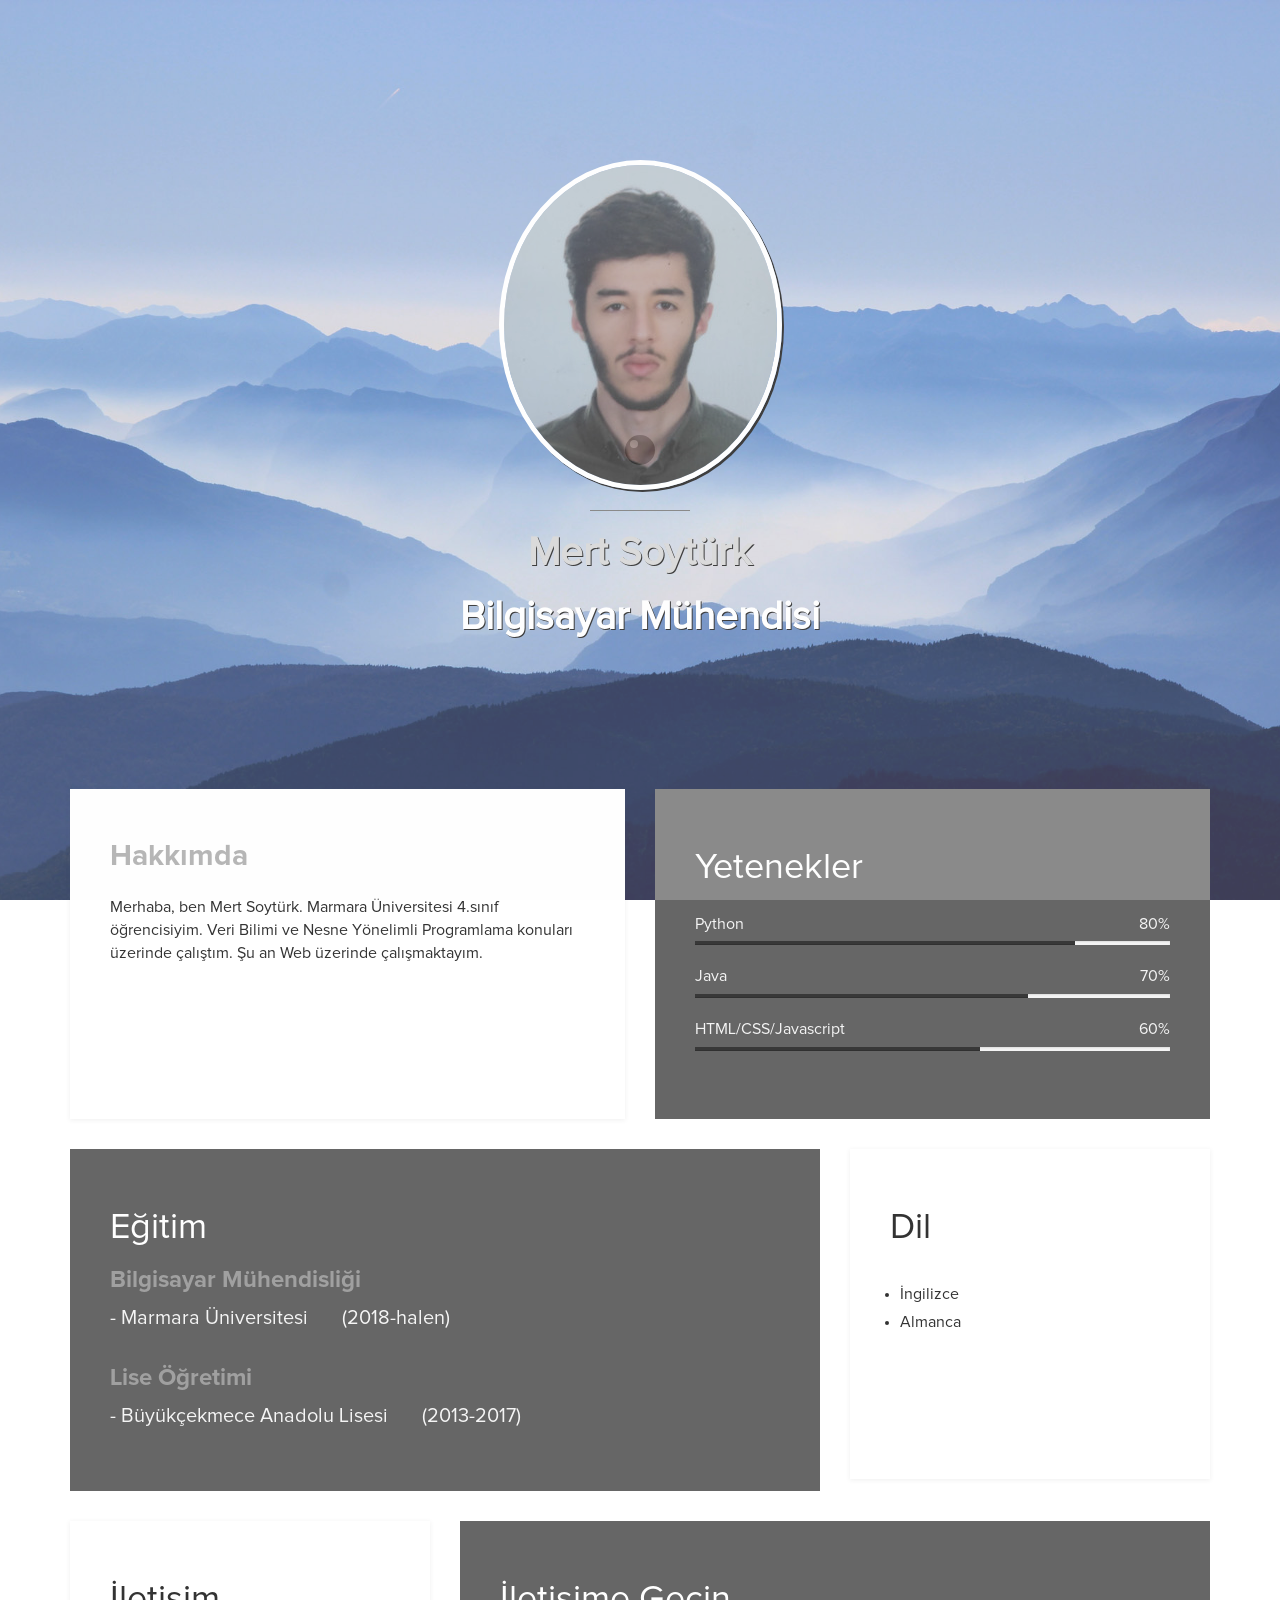
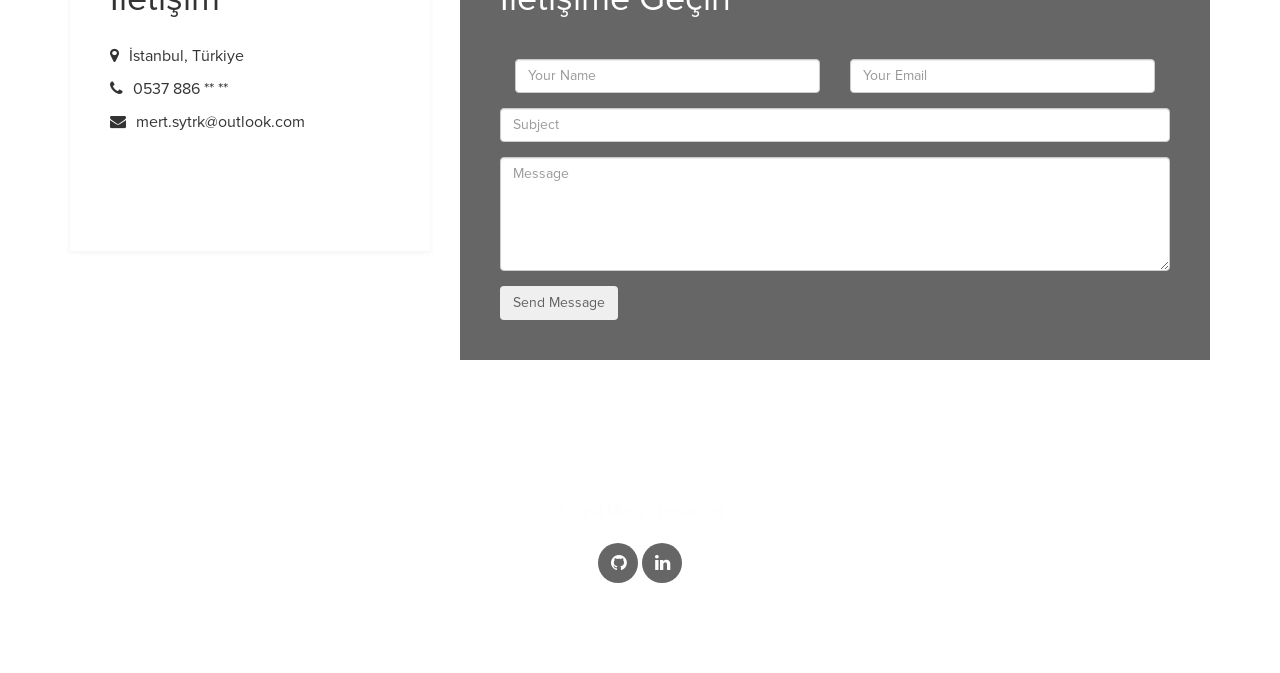
<file: index.html>
<!DOCTYPE html>
<html lang="tr">
  <head>
    <meta charset="utf-8" />
    <title>Mert Soytürk Cv</title>
    <meta http-equiv="X-UA-Compatible" content="IE=Edge" />
    <meta name="viewport" content="width=device-width, initial-scale=1" />
    <meta name="keywords" content="" />
    <meta name="description" content="" />
   
    <link rel="stylesheet" href="css/bootstrap.min.css" />
    <link rel="stylesheet" href="css/font-awesome.min.css" />
    <link rel="stylesheet" href="css/style.css" />
  </head>

  <body data-spy="scroll" data-target=".navbar-collapse">
    <!-- preloader section -->
    <div class="preloader">
      <div class="sk-spinner sk-spinner-wordpress">
        <span class="sk-inner-circle"></span>
      </div>
    </div>

    <!-- header section -->
    <header>
      <div class="container">
        <div class="row">
          <div class="col-md-12 col-sm-12">
            <img
              src="images/tm-easy-profile.jpg"
              class="img-responsive img-circle tm-border"
              alt="ptofil foto"
            />
            <hr />
            <h1 class="tm-title bold shadow">Mert Soytürk</h1>
            <h1 class="white bold shadow">Bilgisayar Mühendisi</h1>
          </div>
        </div>
      </div>
    </header>

    <!-- about and skills section -->
    <section class="container">
      <div class="row">
        <div class="col-md-6 col-sm-12">
          <div class="about">
            <h3 class="accent">Hakkımda</h3>
            <br />
            <p>
              Merhaba, ben Mert Soytürk. Marmara Üniversitesi 4.sınıf
              öğrencisiyim. Veri Bilimi ve Nesne Yönelimli Programlama konuları
              üzerinde çalıştım. Şu an Web üzerinde çalışmaktayım.
            </p>
          </div>
        </div>
        <div class="col-md-6 col-sm-12">
          <div class="skills">
            <h2 class="white">Yetenekler</h2>
            <strong>Python</strong>
            <span class="pull-right">80%</span>
            <div class="progress">
              <div
                class="progress-bar progress-bar-primary"
                role="progressbar"
                aria-valuenow="80"
                aria-valuemin="0"
                aria-valuemax="100"
                style="width: 80%"
              ></div>
            </div>
            <strong>Java</strong>
            <span class="pull-right">70%</span>
            <div class="progress">
              <div
                class="progress-bar progress-bar-primary"
                role="progressbar"
                aria-valuenow="70"
                aria-valuemin="0"
                aria-valuemax="100"
                style="width: 70%"
              ></div>
            </div>
            <strong>HTML/CSS/Javascript</strong>
            <span class="pull-right">60%</span>
            <div class="progress">
              <div
                class="progress-bar progress-bar-primary"
                role="progressbar"
                aria-valuenow="60"
                aria-valuemin="0"
                aria-valuemax="100"
                style="width: 60%"
              ></div>
            </div>
          </div>
        </div>
      </div>
    </section>

    <!-- education and languages -->
    <section class="container">
      <div class="row">
        <div class="col-md-8 col-sm-12">
          <div class="education">
            <h2 class="white">Eğitim</h2>
            <div class="education-content">
              <h4 class="education-title accent">Bilgisayar Mühendisliği</h4>
              <div class="education-school">
                <h5>- Marmara Üniversitesi</h5>
                <span></span>
                <h5>(2018-halen)</h5>
              </div>
              <br />
              <h4 class="education-title accent">Lise Öğretimi</h4>
              <div class="education-school">
                <h5>- Büyükçekmece Anadolu Lisesi</h5>
                <span></span>
                <h5>(2013-2017)</h5>
              </div>
            </div>
          </div>
        </div>
        <div class="col-md-4 col-sm-12">
          <div class="languages">
            <h2>Dil</h2>
            <ul>
              <li>İngilizce</li>
              <li>Almanca</li>
            </ul>
          </div>
        </div>
      </div>
    </section>

    <!-- contact and experience -->
    <section class="container">
      <div class="row">
        <div class="col-md-4 col-sm-12">
          <div class="contact">
            <h2>İletişim</h2>
            <p><i class="fa fa-map-marker"></i> İstanbul, Türkiye</p>
            <p><i class="fa fa-phone"></i> 0537 886 ** **</p>
            <p><i class="fa fa-envelope"></i> mert.sytrk@outlook.com</p>
          </div>
        </div>
        <div class="col-md-8 col-sm-12">
          <div class="experience">
            <h2 class="white">İletişime Geçin</h2>
            <div class="experience-content">
            </div>
            <div class="form">
              <form>
                  <div class="form-row">
                      <div class="form-group col-md-6">
                          <input type="text" class="form-control" placeholder="Your Name" />
                      </div>
                      <div class="form-group col-md-6">
                          <input type="email" class="form-control" placeholder="Your Email" />
                      </div>
                  </div>
                  <div class="form-group">
                      <input type="text" class="form-control" placeholder="Subject" />
                  </div>
                  <div class="form-group">
                      <textarea class="form-control" rows="5" placeholder="Message"></textarea>
                  </div>
                  <div><button class="btn" type="submit">Send Message</button></div>
              </form>
          </div>

      </div>
    </section>

    <!-- footer section -->
    <footer>
      <div class="container">
        <div class="row">
          <div class="col-md-12 col-sm-12">
            <p>Sosyal Medya Hesabları</p>
            <ul class="social-icons">
              <li>
                <a
                  href="https://github.com/mertsoyturk"
                  class="fa fa-github"
                  target="_blank"
                  rel="noopener noreferrer"
                ></a>
              </li>
              <li>
                <a
                  href="https://www.linkedin.com/in/mert-soyt%C3%BCrk-709186215/"
                  class="fa fa-linkedin"
                  target="_blank"
                  rel="noopener noreferrer"
                ></a>
              </li>
            </ul>
          </div>
        </div>
      </div>
    </footer>

    <!-- javascript js -->
    <script src="js/jquery.js"></script>
    <script src="js/bootstrap.min.js"></script>
    <script src="js/jquery.backstretch.min.js"></script>
    <script src="js/custom.js"></script>
    <script src="js/bttn.js"></script>
  </body>
</html>
</file>
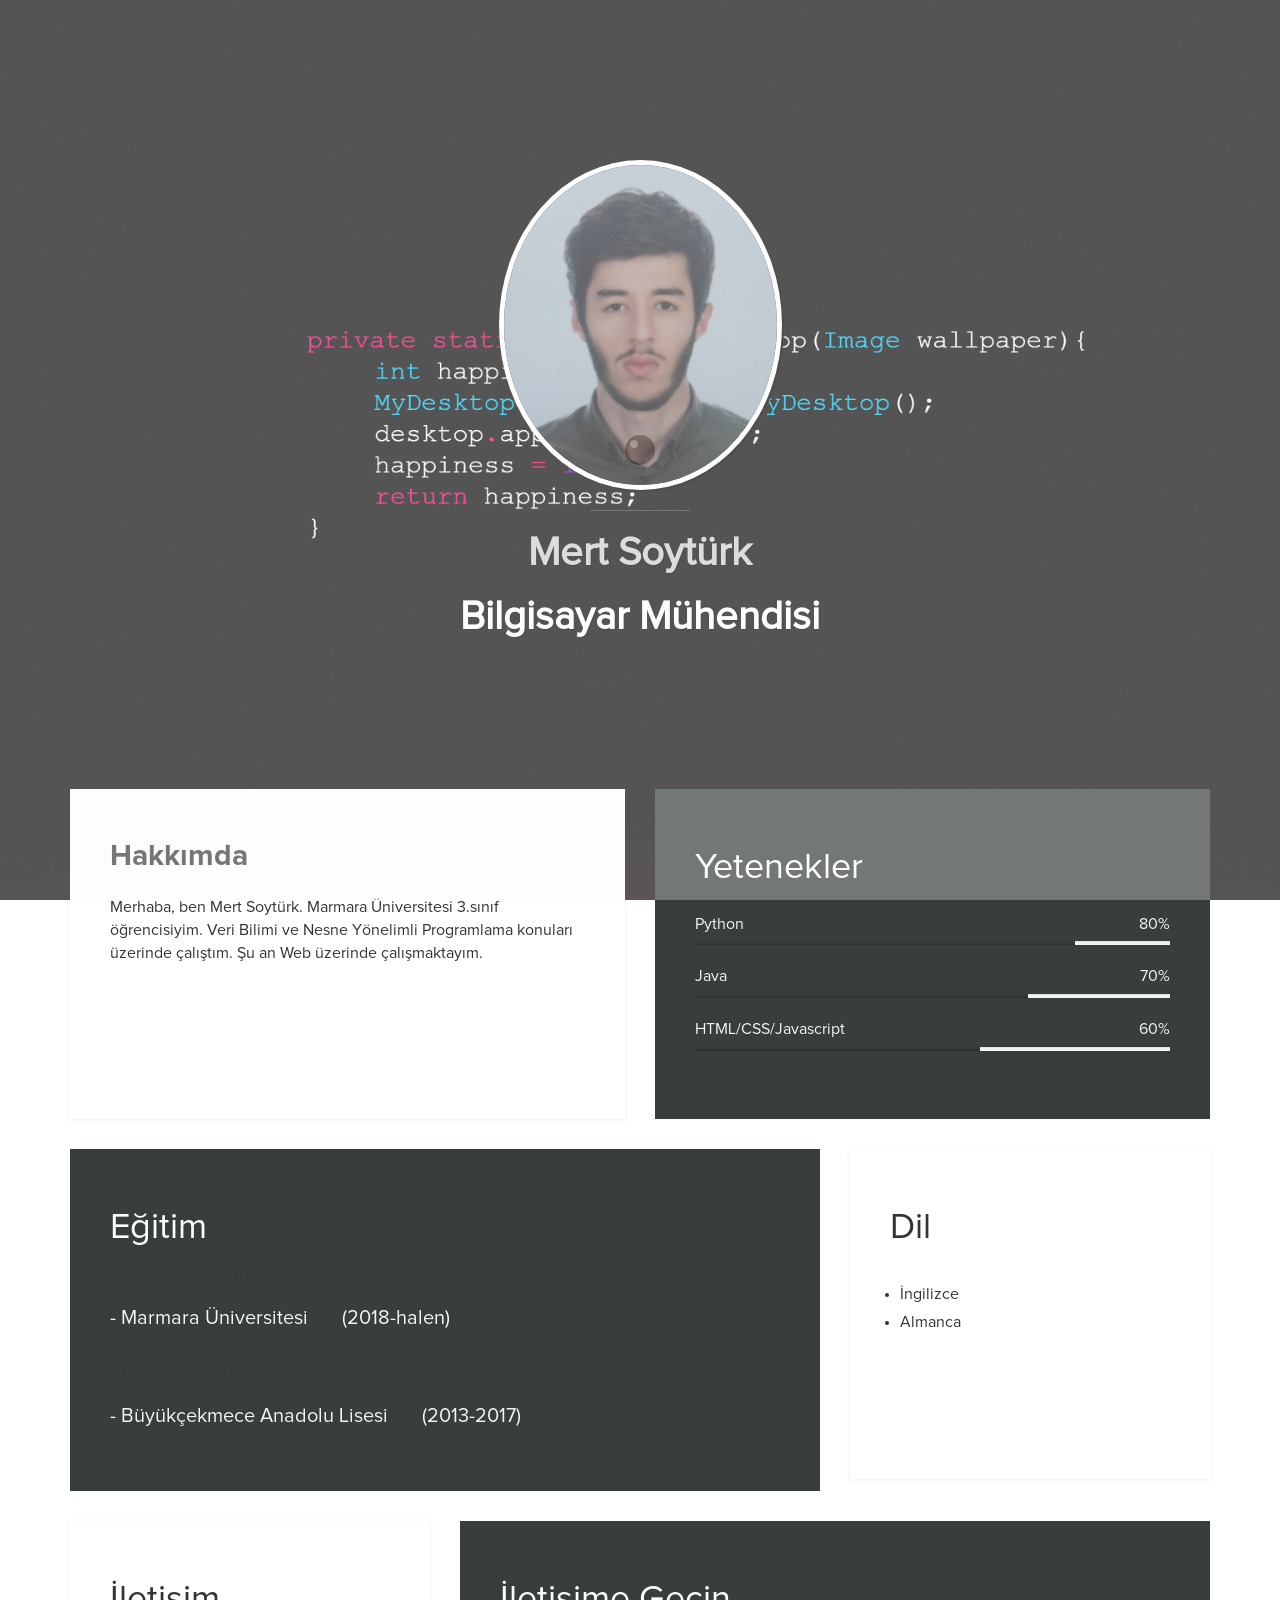
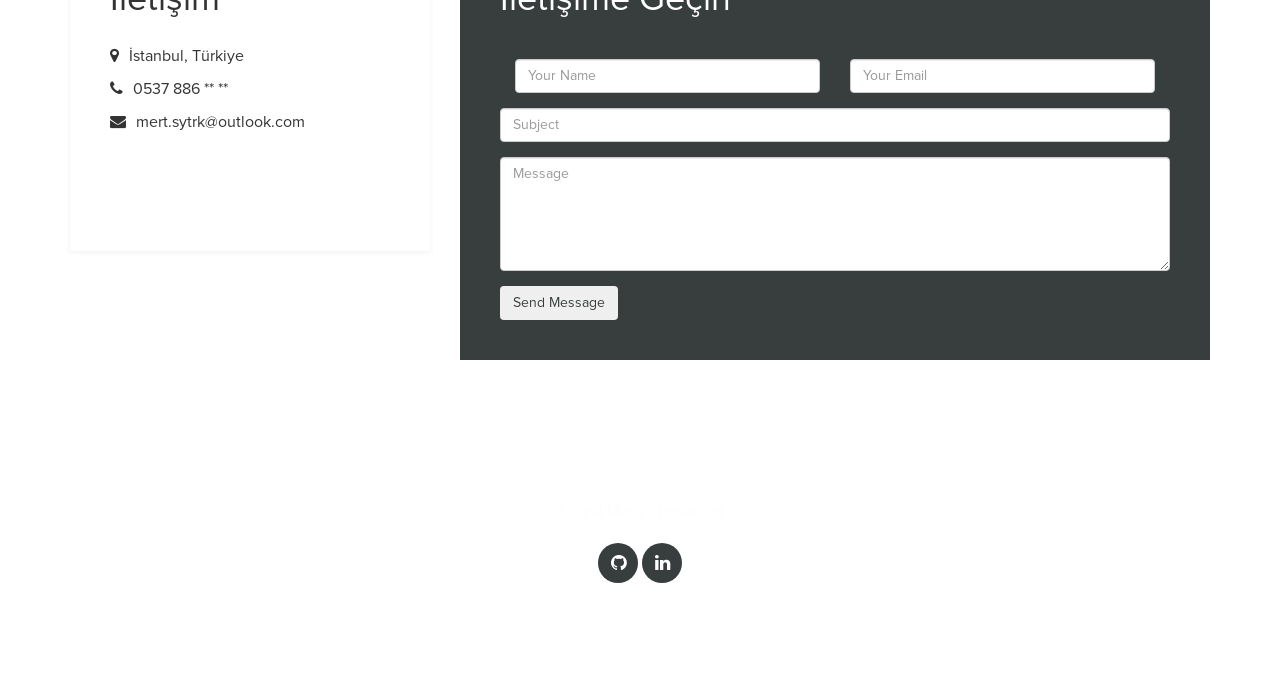
<file: .vscode/index.html>
<!DOCTYPE html>
<html lang="tr">
  <head>
    <meta charset="utf-8" />
    <title>Mert Soytürk Cv</title>
    <meta http-equiv="X-UA-Compatible" content="IE=Edge" />
    <meta name="viewport" content="width=device-width, initial-scale=1" />
    <meta name="keywords" content="" />
    <meta name="description" content="" />
    <!-- 
Easy Profile Template
http://www.templatemo.com/tm-467-easy-profile
-->
    <!-- stylesheet css -->
    <link rel="stylesheet" href="css/bootstrap.min.css" />
    <link rel="stylesheet" href="css/font-awesome.min.css" />
    <link rel="stylesheet" href="css/templatemo-gray.css" />
  </head>
  <body data-spy="scroll" data-target=".navbar-collapse">
    <!-- preloader section -->
    <div class="preloader">
      <div class="sk-spinner sk-spinner-wordpress">
        <span class="sk-inner-circle"></span>
      </div>
    </div>

    <!-- header section -->
    <header>
      <div class="container">
        <div class="row">
          <div class="col-md-12 col-sm-12">
            <img
              src="images/tm-easy-profile.jpg"
              class="img-responsive img-circle tm-border"
              alt="templatemo easy profile"
            />
            <hr />
            <h1 class="tm-title bold shadow">Mert Soytürk</h1>
            <h1 class="white bold shadow">Bilgisayar Mühendisi</h1>
          </div>
        </div>
      </div>
    </header>

    <!-- about and skills section -->
    <section class="container">
      <div class="row">
        <div class="col-md-6 col-sm-12">
          <div class="about">
            <h3 class="accent">Hakkımda</h3>
            <br />
            <p>
              Merhaba, ben Mert Soytürk. Marmara Üniversitesi 3.sınıf
              öğrencisiyim. Veri Bilimi ve Nesne Yönelimli Programlama konuları
              üzerinde çalıştım. Şu an Web üzerinde çalışmaktayım.
            </p>
          </div>
        </div>
        <div class="col-md-6 col-sm-12">
          <div class="skills">
            <h2 class="white">Yetenekler</h2>
            <strong>Python</strong>
            <span class="pull-right">80%</span>
            <div class="progress">
              <div
                class="progress-bar progress-bar-primary"
                role="progressbar"
                aria-valuenow="80"
                aria-valuemin="0"
                aria-valuemax="100"
                style="width: 80%"
              ></div>
            </div>
            <strong>Java</strong>
            <span class="pull-right">70%</span>
            <div class="progress">
              <div
                class="progress-bar progress-bar-primary"
                role="progressbar"
                aria-valuenow="70"
                aria-valuemin="0"
                aria-valuemax="100"
                style="width: 70%"
              ></div>
            </div>
            <strong>HTML/CSS/Javascript</strong>
            <span class="pull-right">60%</span>
            <div class="progress">
              <div
                class="progress-bar progress-bar-primary"
                role="progressbar"
                aria-valuenow="60"
                aria-valuemin="0"
                aria-valuemax="100"
                style="width: 60%"
              ></div>
            </div>
          </div>
        </div>
      </div>
    </section>

    <!-- education and languages -->
    <section class="container">
      <div class="row">
        <div class="col-md-8 col-sm-12">
          <div class="education">
            <h2 class="white">Eğitim</h2>
            <div class="education-content">
              <h4 class="education-title accent">Bilgisayar Mühendisliği</h4>
              <div class="education-school">
                <h5>- Marmara Üniversitesi</h5>
                <span></span>
                <h5>(2018-halen)</h5>
              </div>
              <br />
              <h4 class="education-title accent">Lise Öğretimi</h4>
              <div class="education-school">
                <h5>- Büyükçekmece Anadolu Lisesi</h5>
                <span></span>
                <h5>(2013-2017)</h5>
              </div>
            </div>
          </div>
        </div>
        <div class="col-md-4 col-sm-12">
          <div class="languages">
            <h2>Dil</h2>
            <ul>
              <li>İngilizce</li>
              <li>Almanca</li>
            </ul>
          </div>
        </div>
      </div>
    </section>

    <!-- contact and experience -->
    <section class="container">
      <div class="row">
        <div class="col-md-4 col-sm-12">
          <div class="contact">
            <h2>İletişim</h2>
            <p><i class="fa fa-map-marker"></i> İstanbul, Türkiye</p>
            <p><i class="fa fa-phone"></i> 0537 886 ** **</p>
            <p><i class="fa fa-envelope"></i> mert.sytrk@outlook.com</p>
          </div>
        </div>
        <div class="col-md-8 col-sm-12">
          <div class="experience">
            <h2 class="white">İletişime Geçin</h2>
            <div class="experience-content">
            </div>
            <div class="form">
              <form>
                  <div class="form-row">
                      <div class="form-group col-md-6">
                          <input type="text" class="form-control" placeholder="Your Name" />
                      </div>
                      <div class="form-group col-md-6">
                          <input type="email" class="form-control" placeholder="Your Email" />
                      </div>
                  </div>
                  <div class="form-group">
                      <input type="text" class="form-control" placeholder="Subject" />
                  </div>
                  <div class="form-group">
                      <textarea class="form-control" rows="5" placeholder="Message"></textarea>
                  </div>
                  <div><button class="btn" type="submit">Send Message</button></div>
              </form>
          </div>

      </div>
    </section>

    <!-- footer section -->
    <footer>
      <div class="container">
        <div class="row">
          <div class="col-md-12 col-sm-12">
            <p>Sosyal Medya Hesabları</p>
            <ul class="social-icons">
              <li>
                <a
                  href="https://github.com/mertsoyturk"
                  class="fa fa-github"
                  target="_blank"
                  rel="noopener noreferrer"
                ></a>
              </li>
              <li>
                <a
                  href="https://www.linkedin.com/in/mert-soyt%C3%BCrk-709186215/"
                  class="fa fa-linkedin"
                  target="_blank"
                  rel="noopener noreferrer"
                ></a>
              </li>
            </ul>
          </div>
        </div>
      </div>
    </footer>

    <!-- javascript js -->
    <script src="js/jquery.js"></script>
    <script src="js/bootstrap.min.js"></script>
    <script src="js/jquery.backstretch.min.js"></script>
    <script src="js/custom.js"></script>
    <script src="js/bttn.js"></script>
  </body>
</html>
</file>
<file: css/style.css>
html,
body {
  margin: 0;
  border: 0;
  padding: 0;
  font-size: 16px;
  font-family: "Proxima";
  overflow-x: hidden;
  position: relative;
  vertical-align: baseline;
}

html {
  -webkit-font-smoothing: antialiased;
}

h1 {
  font-size: 40px;
}
h2 {
  font-size: 36px;
}
h3 {
  font-size: 30px;
}
h4 {
  font-size: 24px;
}
h5 {
  font-size: 20px;
}
h6 {
  font-size: 18px;
}

h2 {
  padding-bottom: 14px;
}

.accent {
  font-family: "Proxima Bold";
  line-height: 14px;
  color: #a0a0a0;
}

.bold {
  font-weight: bold;
}

.tm-border {
  border: 5px solid #fff;
  box-shadow: 2px 2px #000;
}

.shadow {
  text-shadow: 1px 1px #000;
}

.tm-title {
  color: #cfcfcf;
}

.white {
  color: #fff;
}

.about,
.skills,
.education,
.languages,
.contact,
.experience {
  padding: 40px;
  min-height: 330px;
}

.education,
.languages,
.contact,
.experience {
  margin-top: 30px;
}

@font-face {
  font-family: "Proxima";
  src: url(../fonts/ProximaNova-Regular.otf);
}

@font-face {
  font-family: "Proxima Bold";
  src: url(../fonts/ProximaNova-Bold.otf);
}

/* preloader section */
.preloader {
  position: fixed;
  top: 0;
  left: 0;
  width: 100%;
  height: 100%;
  z-index: 99999;
  display: -webkit-flex;
  display: -ms-flexbox;
  display: flex;
  -webkit-flex-flow: row nowrap;
  -ms-flex-flow: row nowrap;
  flex-flow: row nowrap;
  -webkit-justify-content: center;
  -ms-flex-pack: center;
  justify-content: center;
  -webkit-align-items: center;
  -ms-flex-align: center;
  align-items: center;
  background: none repeat scroll 0 0 #fff;
  background: none repeat scroll 0 0 #f9f9f9;
}
.sk-spinner-wordpress.sk-spinner {
  background-color: #666666;
  width: 30px;
  height: 30px;
  border-radius: 30px;
  position: relative;
  -webkit-animation: sk-innerCircle 1s linear infinite;
  animation: sk-innerCircle 1s linear infinite;
}
.sk-spinner-wordpress .sk-inner-circle {
  display: block;
  background-color: #fff;
  width: 8px;
  height: 8px;
  position: absolute;
  border-radius: 8px;
  top: 5px;
  left: 5px;
}

@-webkit-keyframes sk-innerCircle {
  0% {
    -webkit-transform: rotate(0);
    transform: rotate(0);
  }

  100% {
    -webkit-transform: rotate(360deg);
    transform: rotate(360deg);
  }
}

@keyframes sk-innerCircle {
  0% {
    -webkit-transform: rotate(0);
    transform: rotate(0);
  }

  100% {
    -webkit-transform: rotate(360deg);
    transform: rotate(360deg);
  }
}

/* header section */
header {
  text-align: center;
  min-height: 400px;
  overflow: hidden;
  position: relative;
  padding-top: 160px;
  padding-bottom: 140px;
}
header img {
  display: inline-block !important;
}
header h2 {
  padding-top: 40px;
}
header hr {
  border-color: #666666;
  width: 100px;
}

/* about section */
.about {
  background: #fff;
  box-shadow: 0px 1px 5px rgba(50, 50, 50, 0.08);
}

/* skills section */
.skills {
  background: #666666;
  color: #f5f5f5;
}
.skills .progress {
  border-radius: 0px;
  height: 4px;
}
.skills .progress .progress-bar-primary {
  background: #383838;
}
.skills strong {
  display: inline-block;
  font-weight: normal;
  padding-bottom: 6px;
}

/* education section */
.education {
  background: #666666;
  color: #f5f5f5;
}
.education .education-content {
  padding-bottom: 14px;
}
.education h5 {
  display: inline-block;
}
.education span {
  padding-right: 10px;
  padding-left: 20px;
}

/* languages section */
.languages {
  background: #fff;
  box-shadow: 0px 1px 5px rgba(50, 50, 50, 0.08);
}
.languages ul {
  padding: 10px;
}
.languages ul li {
  padding-bottom: 6px;
}

/* contact section */
.contact {
  background: #fff;
  box-shadow: 0px 1px 5px rgba(50, 50, 50, 0.08);
}
.contact .fa {
  padding-right: 6px;
}

/* experience section */
.experience {
  background: #666666;
  color: #606060;
}
.experience .experience-content {
  padding-bottom: 14px;
}
.experience h5 {
  display: inline-block;
}
.experience span {
  padding-right: 10px;
  padding-left: 20px;
}

/* footer section */
footer {
  color: #fdfdfd;
  text-align: center;
  padding-top: 140px;
  padding-bottom: 100px;
}

/* social icon section */
.social-icons {
  padding: 0;
  margin: 0;
}
.social-icons li {
  display: inline-block;
  list-style: none;
}
.social-icons li a {
  background: #666666;
  border-radius: 50%;
  color: #fff;
  text-decoration: none;
  font-size: 18px;
  width: 40px;
  height: 40px;
  line-height: 40px;
  text-align: center;
  transition: all 0.4s ease-in;
  position: relative;
  bottom: 10px;
  top: 10px;
}
.social-icons li a:hover {
  background: #202020;
  color: #fff;
}

@media (max-width: 980px) {
  .skills {
    margin-top: 30px;
  }
}

@media (max-width: 360px) {
  header h1 {
    font-size: 30px;
  }
  .about h2 {
    font-size: 24px;
  }
  .education h4,
  .experience h4 {
    font-size: 20px;
  }
}
.contact .form {
  position: relative;
  width: 100%;
  margin-bottom: 30px;
}

.contact .form .form-control {
  border-radius: 0;
}

.contact .form .form-control:focus {
  box-shadow: none;
  border-color: #ff6f61;
}

.contact .form .btn {
  color: #222222;
  background: #030303;
  border-radius: 0;
  transition: all 0.3s;
}

.contact .form .btn:hover {
  color: #ff6f61;
  background: #222222;
}
</file>
<file: .vscode/css/templatemo-gray.css>
/*

Easy Profile Template
http://www.templatemo.com/tm-467-easy-profile

*/

html,
body {
  margin: 0;
  border: 0;
  padding: 0;
  font-size: 16px;
  font-family: "Proxima";
  overflow-x: hidden;
  position: relative;
  vertical-align: baseline;
}

html {
  -webkit-font-smoothing: antialiased;
}

h1 {
  font-size: 40px;
}
h2 {
  font-size: 36px;
}
h3 {
  font-size: 30px;
}
h4 {
  font-size: 24px;
}
h5 {
  font-size: 20px;
}
h6 {
  font-size: 18px;
}

h2 {
  padding-bottom: 14px;
}

.accent {
  font-family: "Proxima Bold";
  line-height: 14px;
  color: #383d3e;
}

.bold {
  font-weight: bold;
}

.tm-border {
  border: 5px solid #fff;
  box-shadow: 2px 2px #000;
}

.shadow {
  text-shadow: 1px 1px #000;
}

.tm-title {
  color: #cfcfcf;
}

.white {
  color: #fff;
}

.about,
.skills,
.education,
.languages,
.contact,
.experience {
  padding: 40px;
  min-height: 330px;
}

.education,
.languages,
.contact,
.experience {
  margin-top: 30px;
}

@font-face {
  font-family: "Proxima";
  src: url(../fonts/ProximaNova-Regular.otf);
}

@font-face {
  font-family: "Proxima Bold";
  src: url(../fonts/ProximaNova-Bold.otf);
}

/* preloader section */
.preloader {
  position: fixed;
  top: 0;
  left: 0;
  width: 100%;
  height: 100%;
  z-index: 99999;
  display: -webkit-flex;
  display: -ms-flexbox;
  display: flex;
  -webkit-flex-flow: row nowrap;
  -ms-flex-flow: row nowrap;
  flex-flow: row nowrap;
  -webkit-justify-content: center;
  -ms-flex-pack: center;
  justify-content: center;
  -webkit-align-items: center;
  -ms-flex-align: center;
  align-items: center;
  background: none repeat scroll 0 0 #fff;
  background: none repeat scroll 0 0 #f9f9f9;
}
.sk-spinner-wordpress.sk-spinner {
  background-color: #666666;
  width: 30px;
  height: 30px;
  border-radius: 30px;
  position: relative;
  -webkit-animation: sk-innerCircle 1s linear infinite;
  animation: sk-innerCircle 1s linear infinite;
}
.sk-spinner-wordpress .sk-inner-circle {
  display: block;
  background-color: #fff;
  width: 8px;
  height: 8px;
  position: absolute;
  border-radius: 8px;
  top: 5px;
  left: 5px;
}

@-webkit-keyframes sk-innerCircle {
  0% {
    -webkit-transform: rotate(0);
    transform: rotate(0);
  }

  100% {
    -webkit-transform: rotate(360deg);
    transform: rotate(360deg);
  }
}

@keyframes sk-innerCircle {
  0% {
    -webkit-transform: rotate(0);
    transform: rotate(0);
  }

  100% {
    -webkit-transform: rotate(360deg);
    transform: rotate(360deg);
  }
}

/* header section */
header {
  text-align: center;
  min-height: 400px;
  overflow: hidden;
  position: relative;
  padding-top: 160px;
  padding-bottom: 140px;
}
header img {
  display: inline-block !important;
}
header h2 {
  padding-top: 40px;
}
header hr {
  border-color: #383d3e;
  width: 100px;
}

/* about section */
.about {
  background: #fff;
  box-shadow: 0px 1px 5px rgba(50, 50, 50, 0.08);
}

/* skills section */
.skills {
  background: #383d3e;
  color: #f5f5f5;
}
.skills .progress {
  border-radius: 0px;
  height: 4px;
}
.skills .progress .progress-bar-primary {
  background: #383838;
}
.skills strong {
  display: inline-block;
  font-weight: normal;
  padding-bottom: 6px;
}

/* education section */
.education {
  background: #383d3e;
  color: #f5f5f5;
}
.education .education-content {
  padding-bottom: 14px;
}
.education h5 {
  display: inline-block;
}
.education span {
  padding-right: 10px;
  padding-left: 20px;
}

/* languages section */
.languages {
  background: #fff;
  box-shadow: 0px 1px 5px rgba(50, 50, 50, 0.08);
}
.languages ul {
  padding: 10px;
}
.languages ul li {
  padding-bottom: 6px;
}

/* contact section */
.contact {
  background: #fff;
  box-shadow: 0px 1px 5px rgba(50, 50, 50, 0.08);
}
.contact .fa {
  padding-right: 6px;
}

/* experience section */
.experience {
  background: #383d3e;
  color: #383d3e;
}
.experience .experience-content {
  padding-bottom: 14px;
}
.experience h5 {
  display: inline-block;
}
.experience span {
  padding-right: 10px;
  padding-left: 20px;
}

/* footer section */
footer {
  color: #fdfdfd;
  text-align: center;
  padding-top: 140px;
  padding-bottom: 100px;
}

/* social icon section */
.social-icons {
  padding: 0;
  margin: 0;
}
.social-icons li {
  display: inline-block;
  list-style: none;
}
.social-icons li a {
  background: #383d3e;
  border-radius: 50%;
  color: #fff;
  text-decoration: none;
  font-size: 18px;
  width: 40px;
  height: 40px;
  line-height: 40px;
  text-align: center;
  transition: all 0.4s ease-in;
  position: relative;
  bottom: 10px;
  top: 10px;
}
.social-icons li a:hover {
  background: #202020;
  color: #fff;
}

@media (max-width: 980px) {
  .skills {
    margin-top: 30px;
  }
}

@media (max-width: 360px) {
  header h1 {
    font-size: 30px;
  }
  .about h2 {
    font-size: 24px;
  }
  .education h4,
  .experience h4 {
    font-size: 20px;
  }
}
.contact .form {
  position: relative;
  width: 100%;
  margin-bottom: 30px;
}

.contact .form .form-control {
  border-radius: 0;
}

.contact .form .form-control:focus {
  box-shadow: none;
  border-color: #ff6f61;
}

.contact .form .btn {
  color: #222222;
  background: #030303;
  border-radius: 0;
  transition: all 0.3s;
}

.contact .form .btn:hover {
  color: #ff6f61;
  background: #222222;
}
</file>
